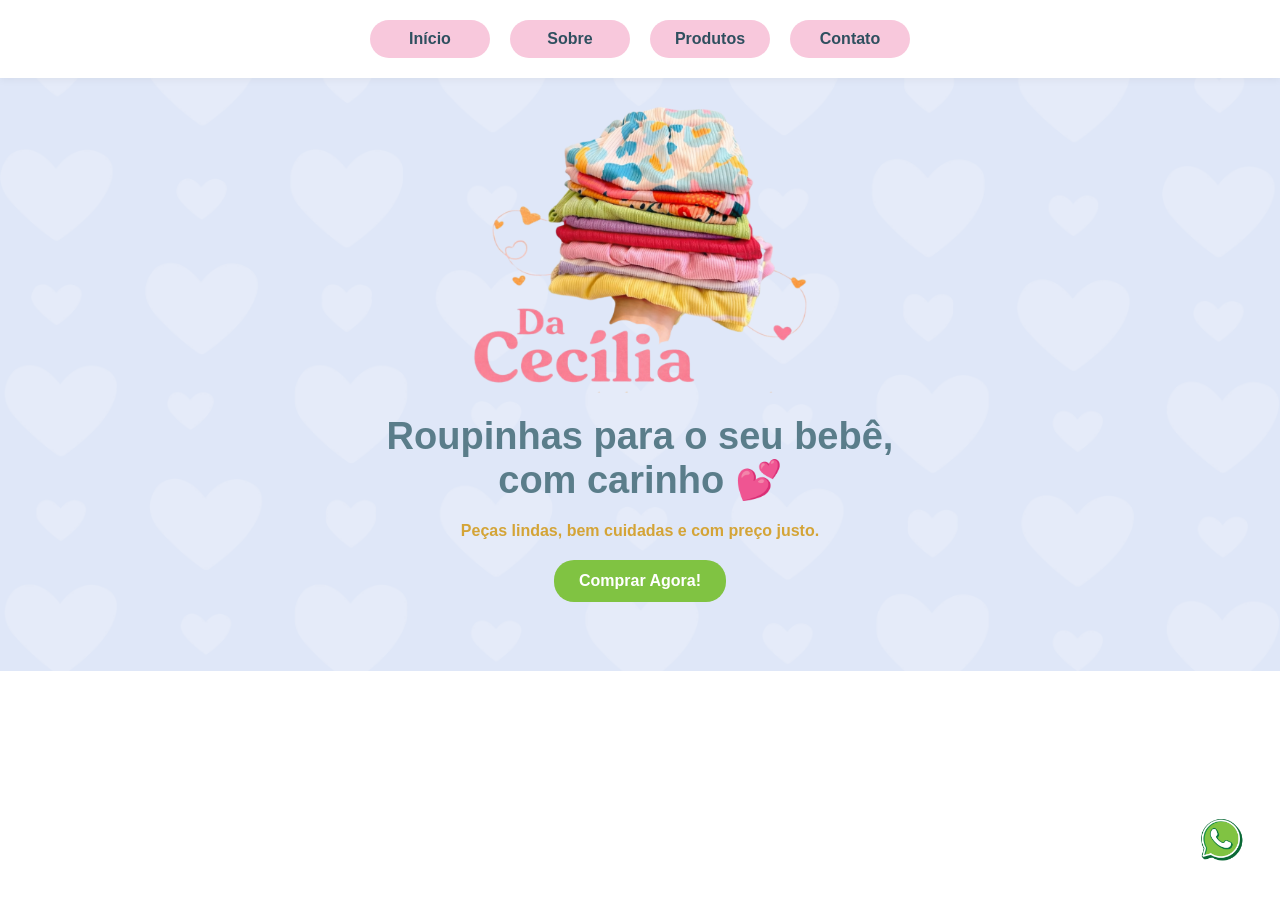
<file: index.html>
<!DOCTYPE html>
<html lang="pt-br">
<head>
    <meta charset="UTF-8">
    <meta name="viewport" content="width=device-width, initial-scale=1.0">
    <title>Desapego da Cecília</title>

    <link rel="stylesheet" href="css/style.css">
</head>
<body>

    <!-- HEADER -->
    <header>
        <nav>
            <a href="index.html">Início</a>
            <a href="sobre.html">Sobre</a>
            <a href="produtos.html">Produtos</a>
            <a href="contato.html">Contato</a>
        </nav>
    </header>

    <!-- HERO -->
    <section class="hero">
        <img src="imagens/LOGO_DA_CECÍLIA - Copia.png" alt="Logo Cecília" class="hero-img">
        <h1>Roupinhas para o seu bebê,<br>com carinho 💕</h1>
        <p>Peças lindas, bem cuidadas e com preço justo.</p>
        <a href="produtos.html" class="btn">Comprar Agora!</a>
    </section>

    <!-- WHATSAPP -->
    <a href="https://wa.me/5512996030812" class="whatsapp" target="_blank">
        <img src="imagens/whatsapp.png" alt="WhatsApp">
    </a>

</body>
</html>
</file>
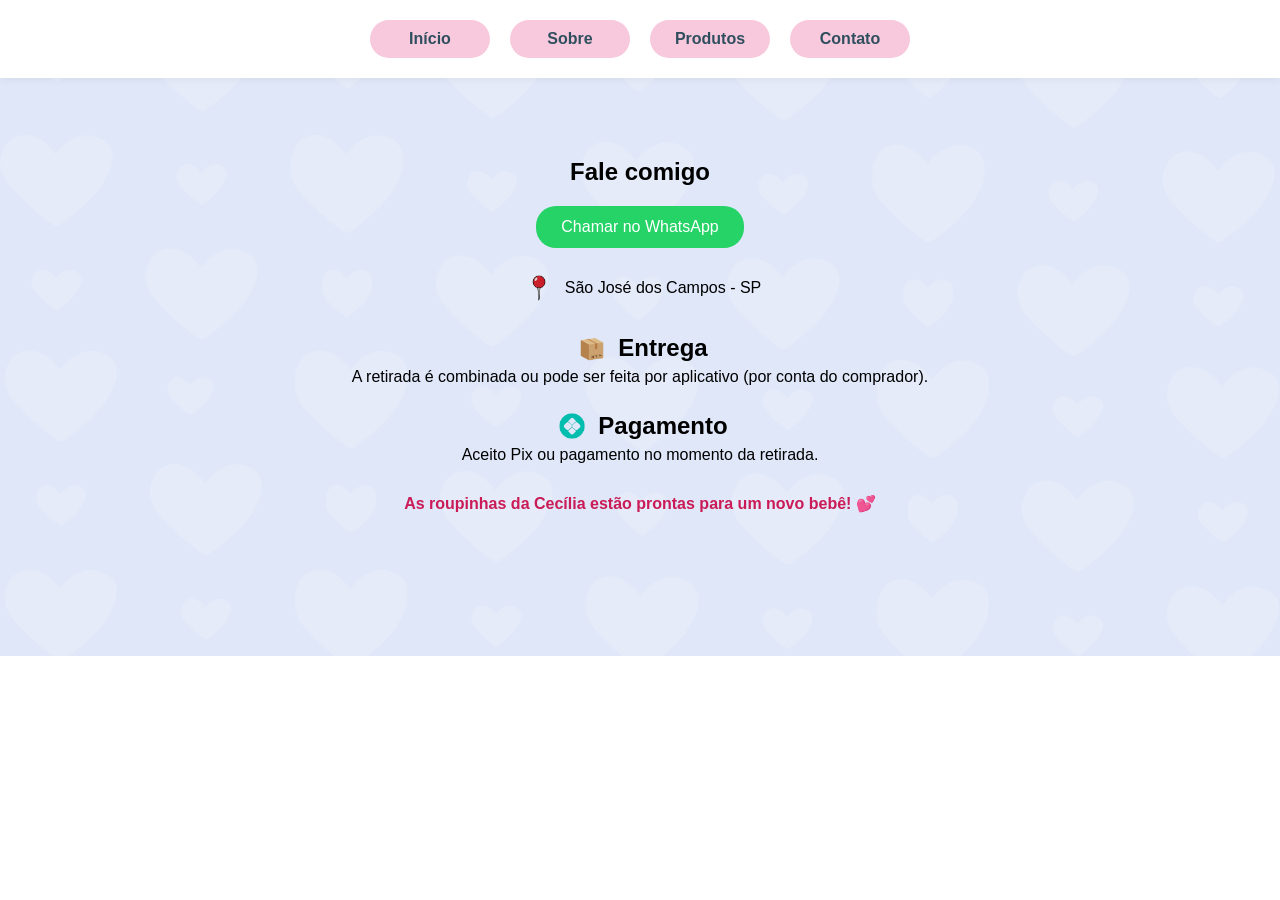
<file: contato.html>
<!DOCTYPE html>
<html lang="pt-br">
<head>
  <meta charset="UTF-8">
  <meta name="viewport" content="width=device-width, initial-scale=1.0">
  <title>Contato - Desapego da Cecília</title>

  <link rel="stylesheet" href="css/style.css">
</head>

<body>

  <!-- HEADER -->
    <header>
        <nav>
            <a href="index.html">Início</a>
            <a href="sobre.html">Sobre</a>
            <a href="produtos.html">Produtos</a>
            <a href="contato.html">Contato</a>
        </nav>
    </header>

  <!-- CONTEÚDO -->
  <section class="contato">

    <h1>Fale comigo </h1>

    <a href="https://wa.me/5512996030812" class="btn-whatsapp" target="_blank">
      Chamar no WhatsApp
    </a>

    <p class="linha"> 
        <img src="imagens/localizacao.png" class="icone">
        São José dos Campos - SP
    </p>

    <h2 class="linha">
        <img src="imagens/entrega.png" class="icone"> 
        Entrega
    </h2>
    <p>A retirada é combinada ou pode ser feita por aplicativo (por conta do comprador).</p>

    <h2 class="linha">
        <img src="imagens/pagamento.png" class="icone"> 
        Pagamento
    </h2>
    <p>Aceito Pix ou pagamento no momento da retirada.</p>

    <p class="final">
        As roupinhas da Cecília estão prontas para um novo bebê! 💕
    </p>

  </section>

</body>
</html>
</file>
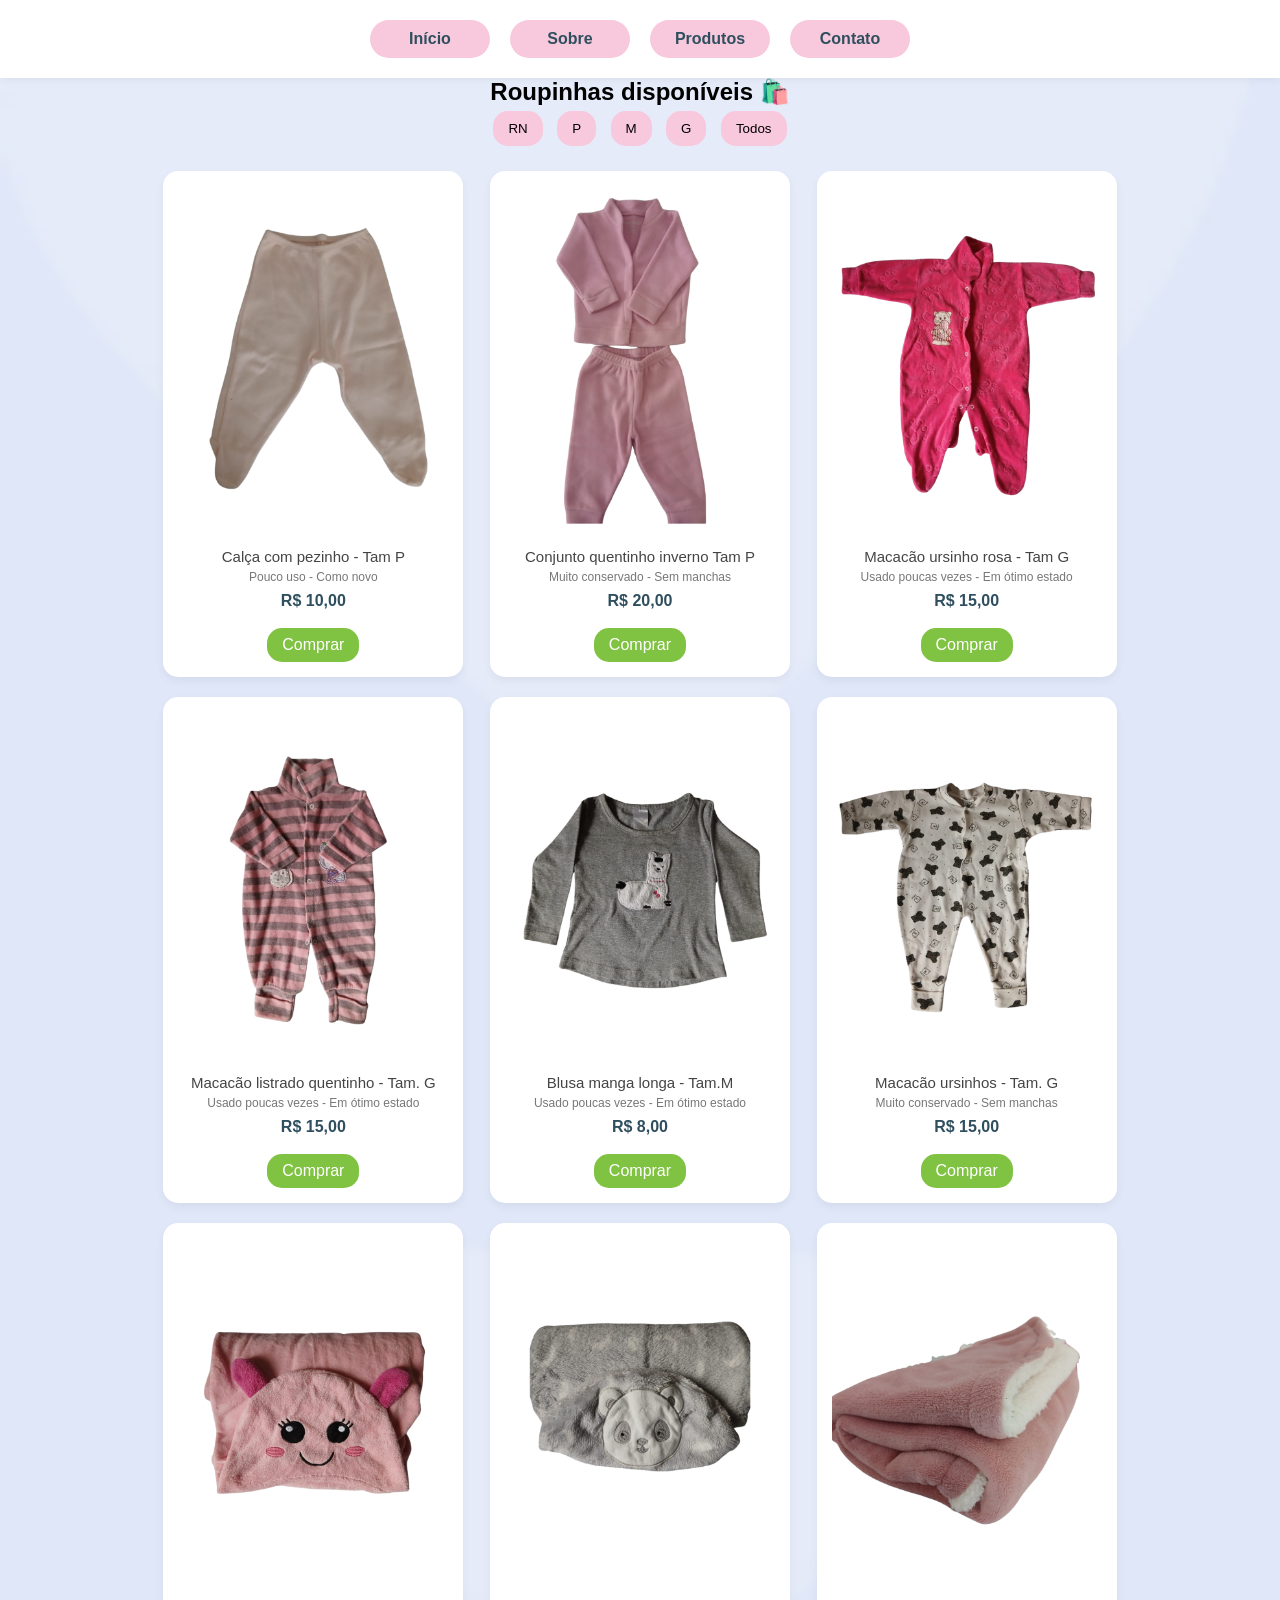
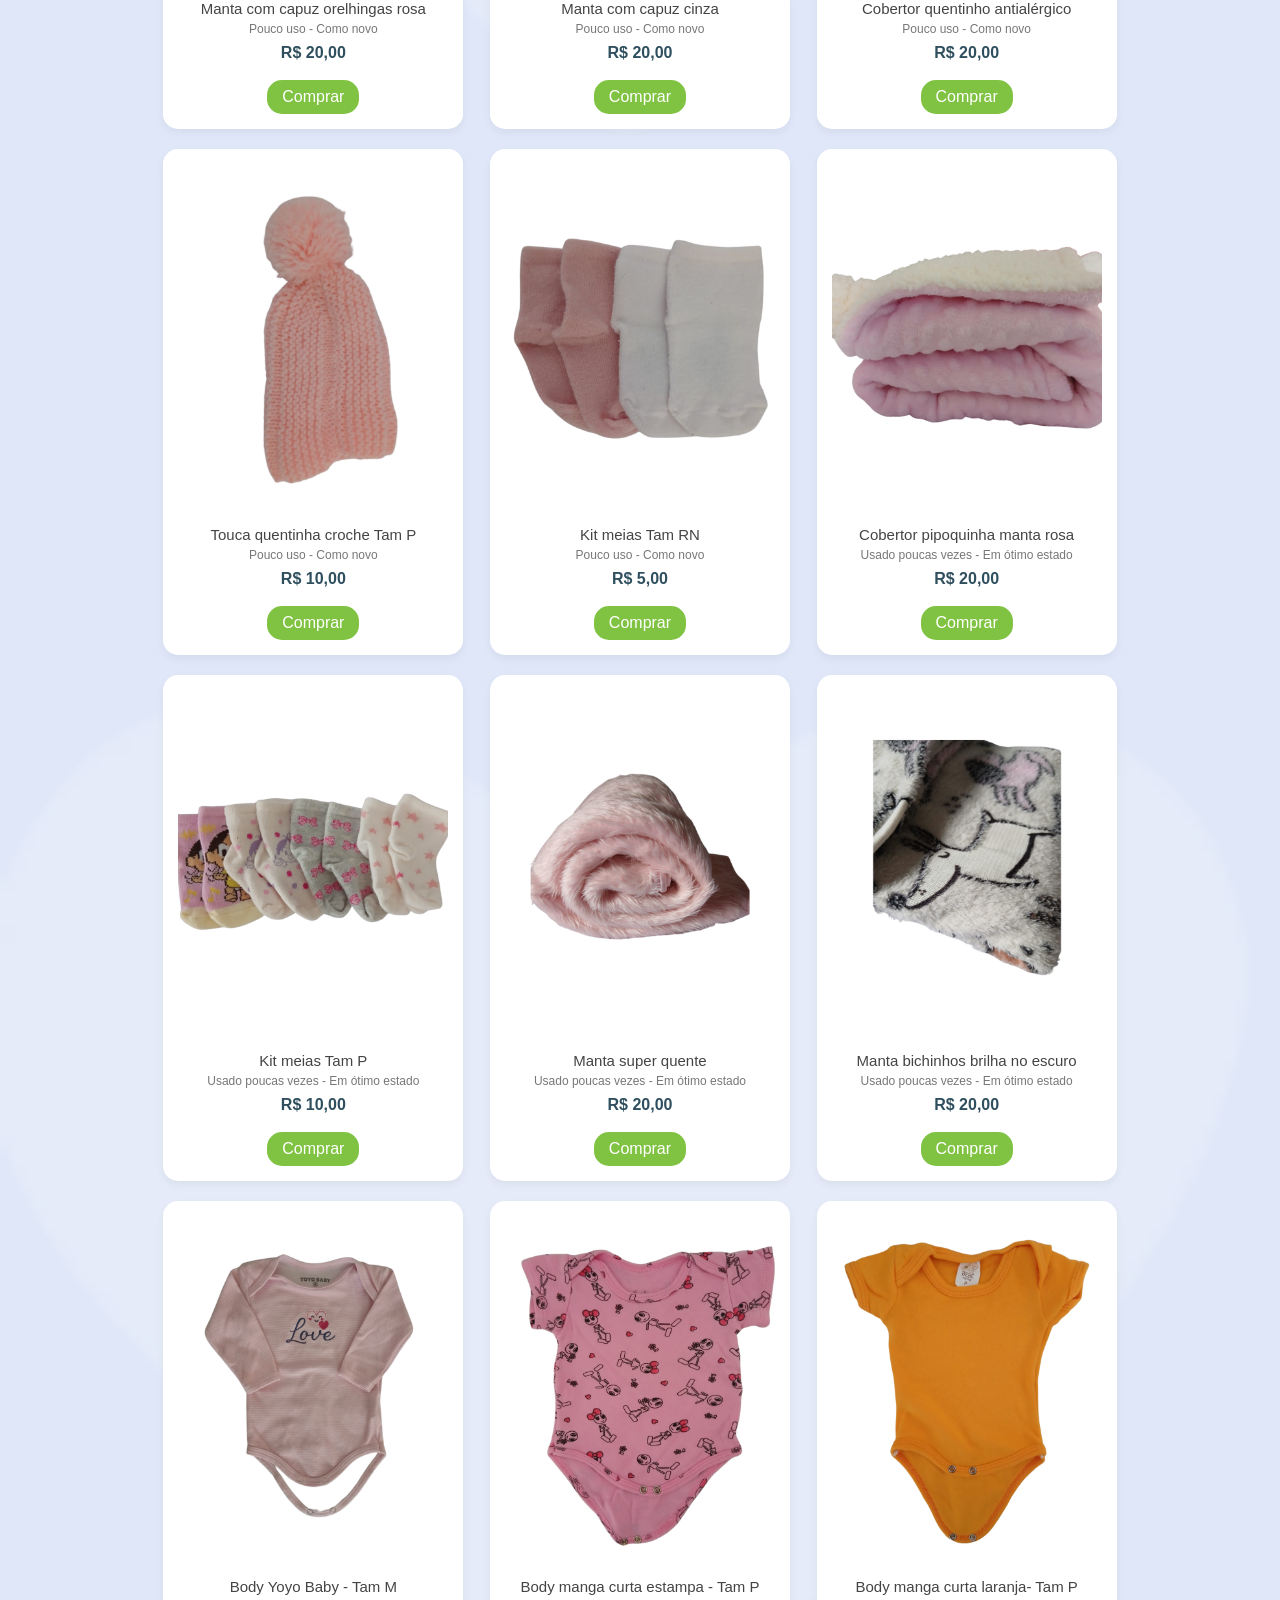
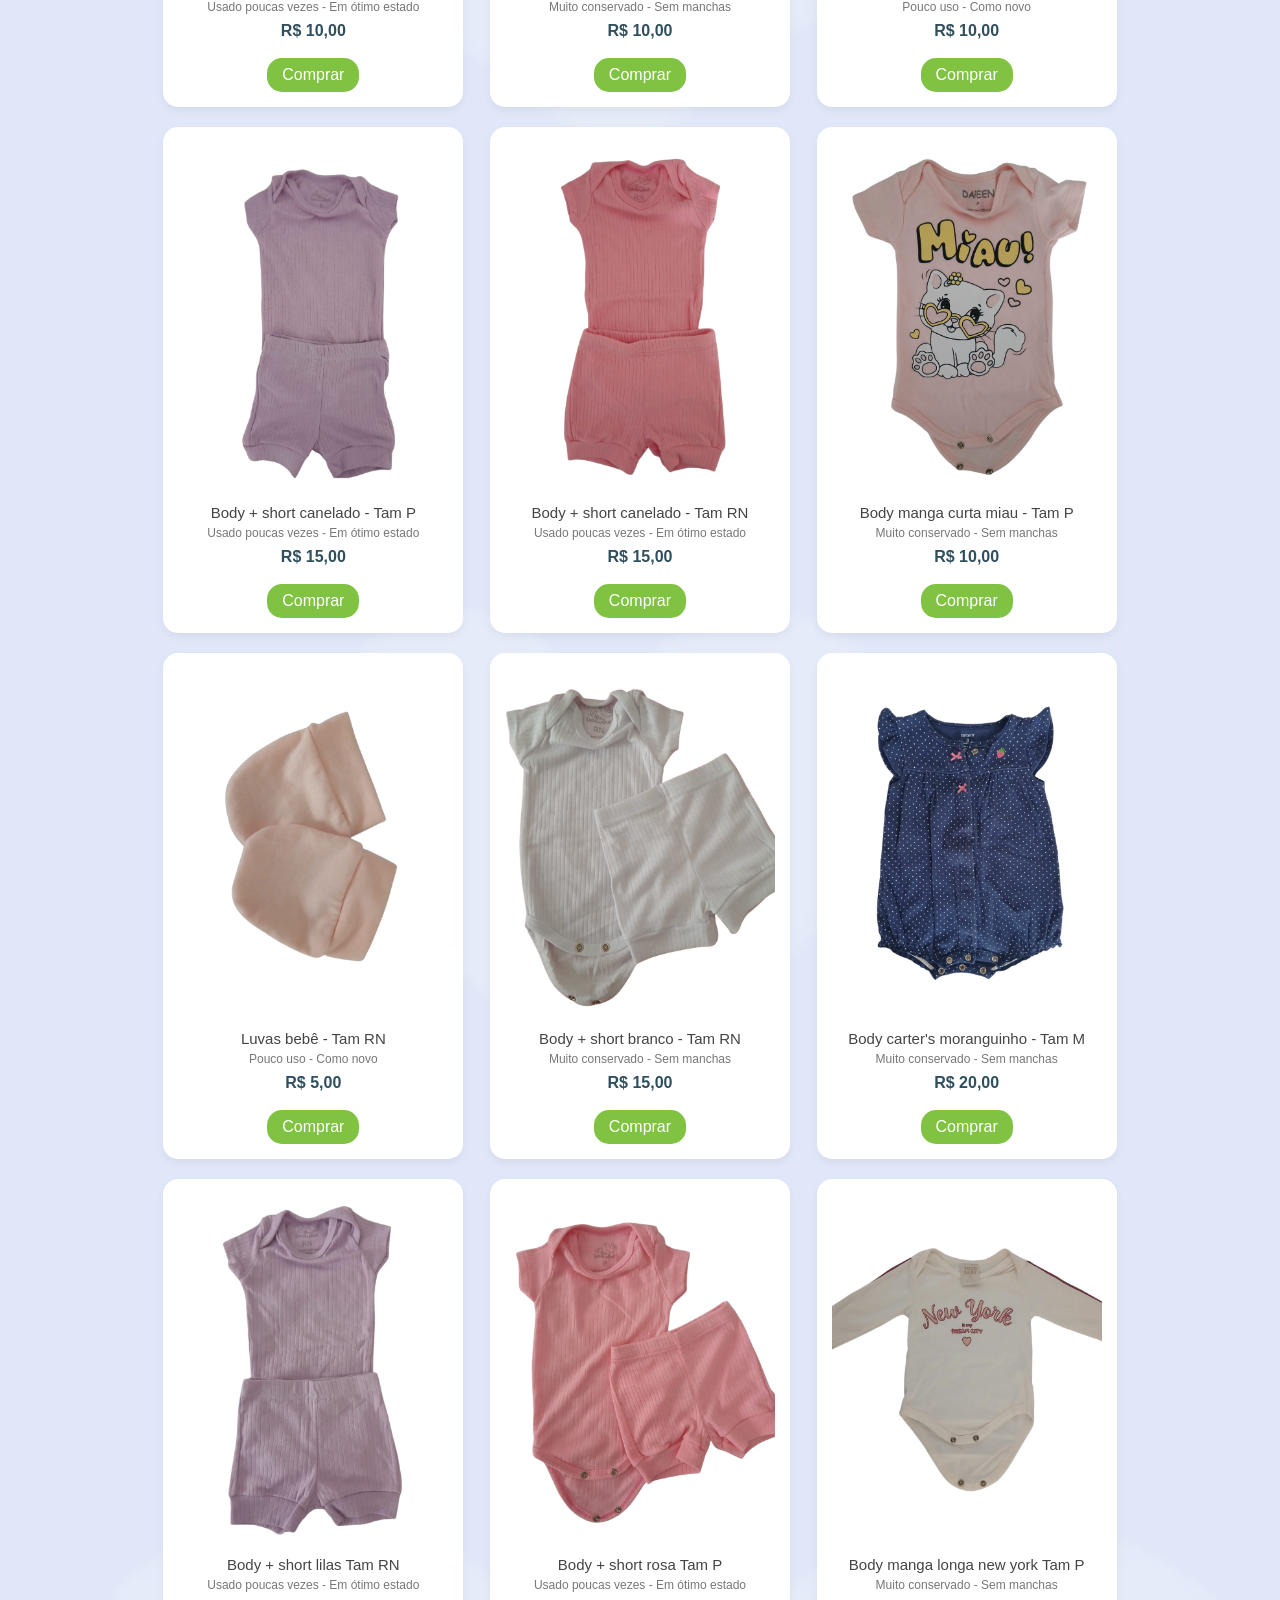
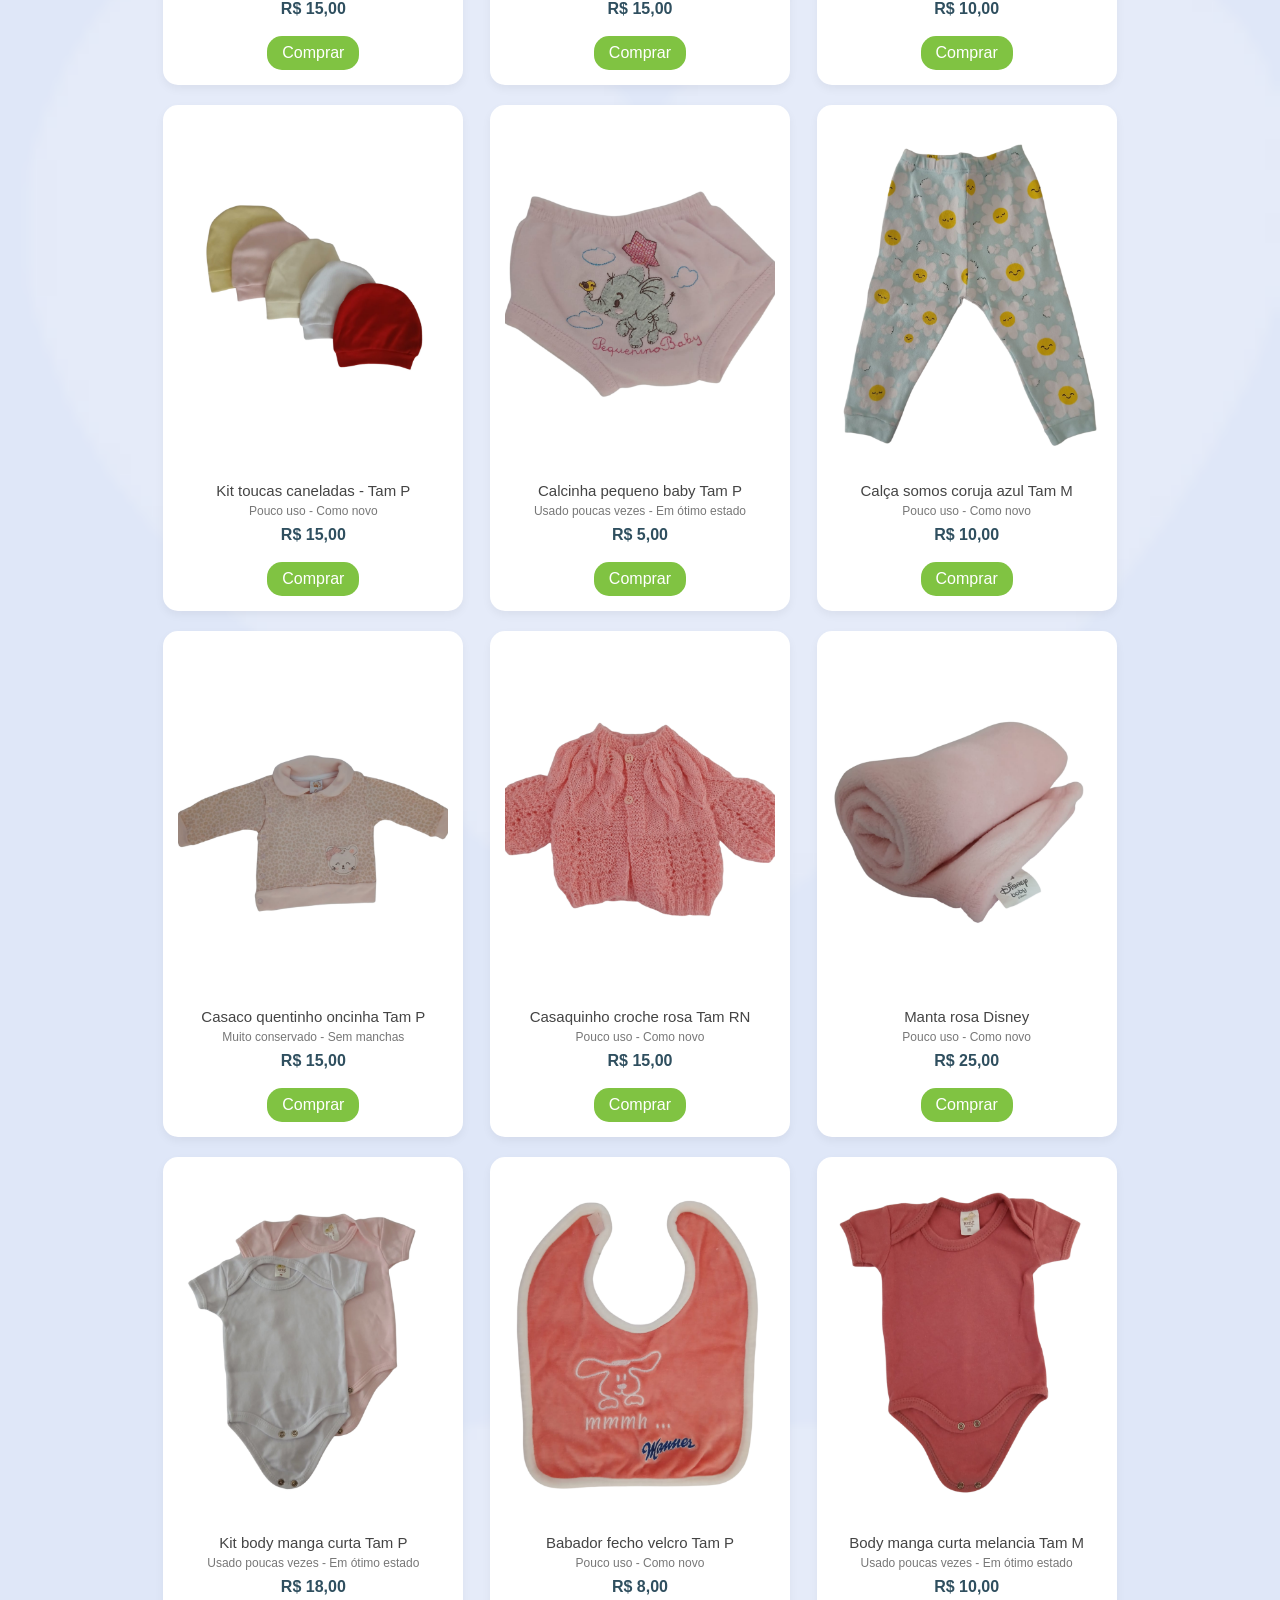
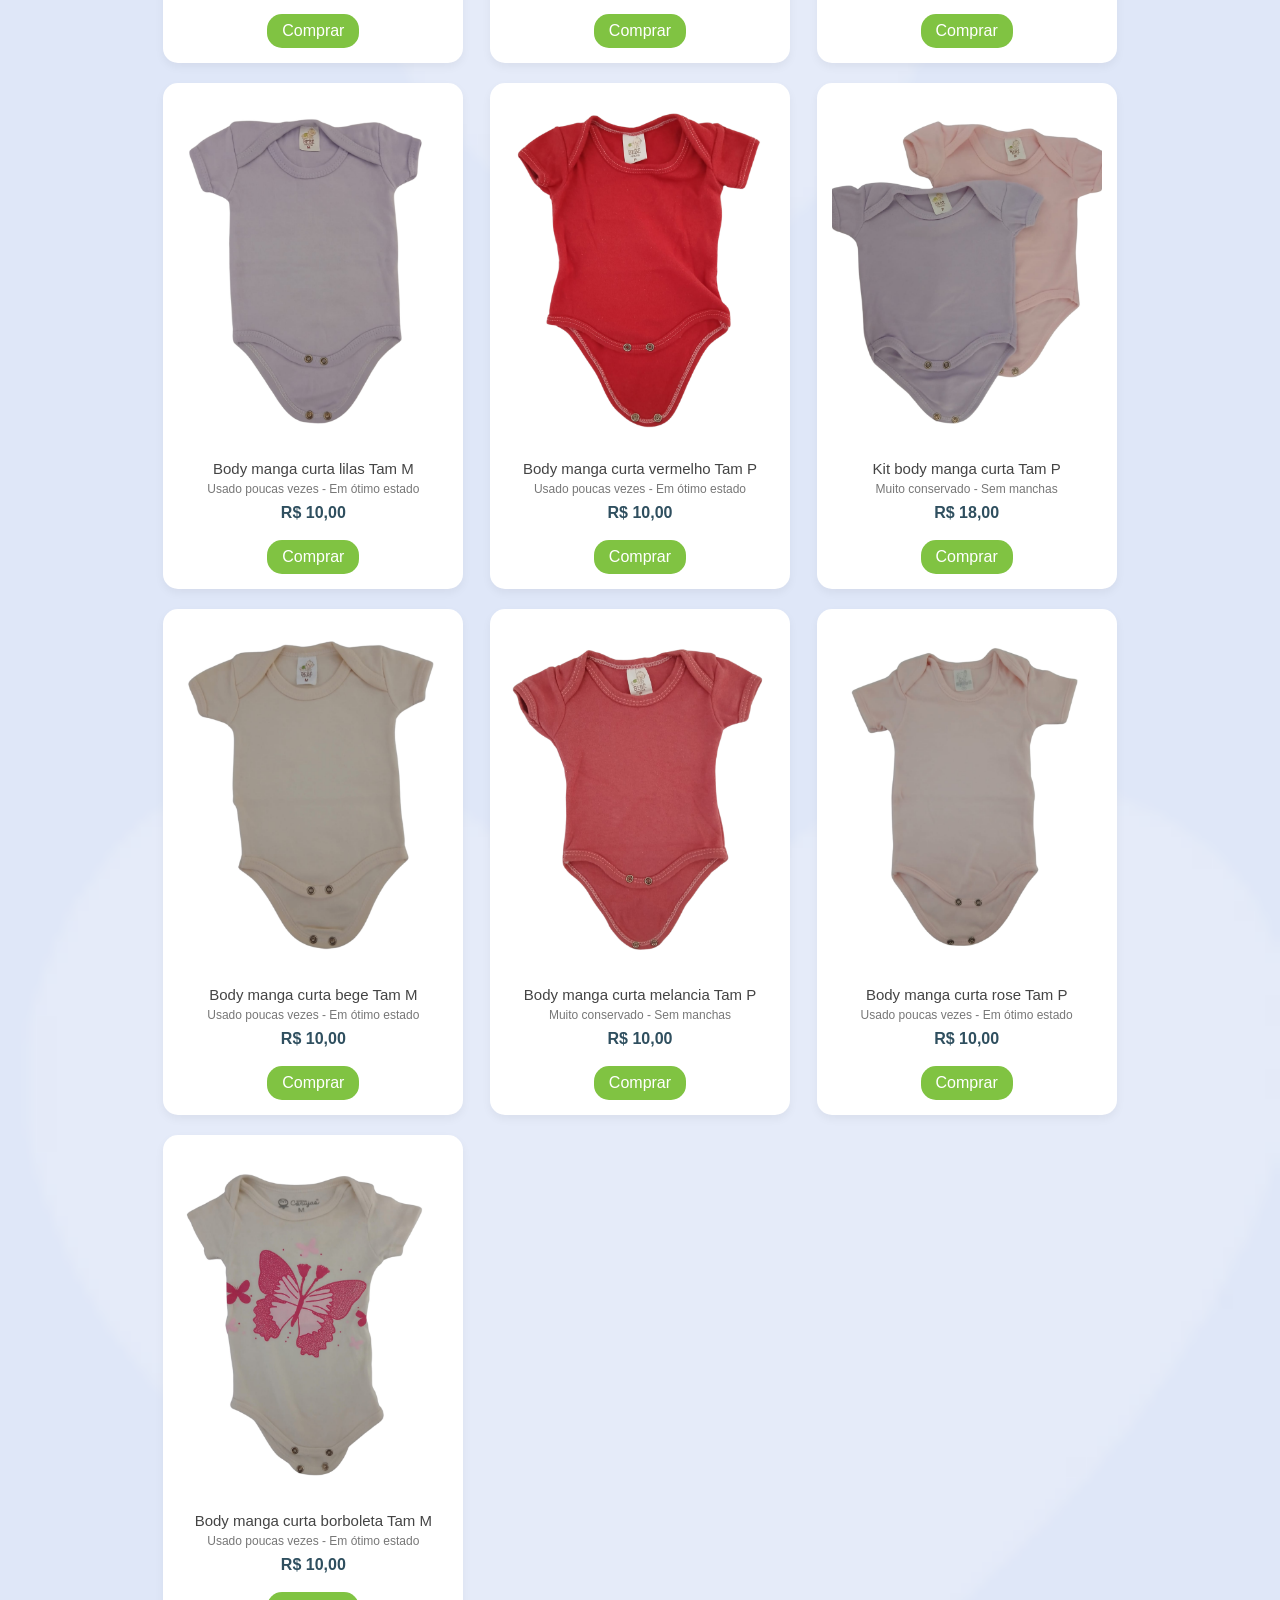
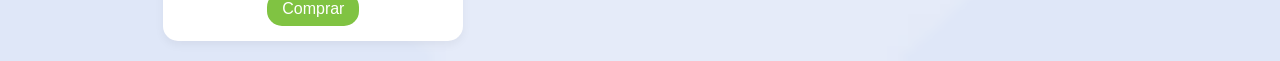
<file: produtos.html>
<!DOCTYPE html>
<html lang="pt-br">
<head>
    <meta charset="UTF-8">
    <meta name="viewport" content="width=device-width, initial-scale=1.0">
    <title>Desapego da Cecília</title>

    <!-- CSS -->
    <link rel="stylesheet" href="css/style.css">
</head>
<body id="topo">

    <!-- HEADER -->
    <header>
        <nav>
            <a href="index.html">Início</a>
            <a href="sobre.html">Sobre</a>
            <a href="produtos.html">Produtos</a>
            <a href="contato.html">Contato</a>
        </nav>
    </header>


    <section class="produtos">

    <h2>Roupinhas disponíveis 🛍️</h2>
    
    <div class="filtros">
        <button onclick="filtrar('RN')">RN</button>
        <button onclick="filtrar('P')">P</button>
        <button onclick="filtrar('M')">M</button>
        <button onclick="filtrar('G')">G</button>        
        <button onclick="filtrar('todos')">Todos</button>
    </div>

    <div class="grid">

        
        <div class="produto" data-tamanho="P">
            <img src="imagens/Calça-com-pezinho-tamanho.P.png">
            <p class="nome">Calça com pezinho - Tam P</p>
            <p class="estado">Pouco uso - Como novo</p>
            <p class="preco">R$ 10,00</p>
            <a href="https://wa.me/5512996030812">Comprar</a>
        </div>

        <div class="produto" data-tamanho="P">
            <img src="imagens/conjunto-quentinha-inverno-lilas-tamanho.P.png">
            <p class="nome">Conjunto quentinho inverno Tam P</p>
            <p class="estado">Muito conservado - Sem manchas</p>
            <p class="preco">R$ 20,00</p>
            <a href="https://wa.me/5512996030812">Comprar</a>
        </div>

        <div class="produto" data-tamanho="G">
            <img src="imagens/macacao-ursinho-rosa-tamanho.G.png">
            <p class="nome">Macacão ursinho rosa - Tam G</p>
            <p class="estado">Usado poucas vezes - Em ótimo estado</p>
            <p class="preco">R$ 15,00</p>
            <a href="https://wa.me/5512996030812">Comprar</a>
        </div>

        <div class="produto" data-tamanho="G">
            <img src="imagens/macacao-listrado-quentinho-tamanho.G.png">
            <p class="nome">Macacão listrado quentinho - Tam. G</p>
            <p class="estado">Usado poucas vezes - Em ótimo estado</p>
            <p class="preco">R$ 15,00</p>
            <a href="https://wa.me/5512996030812">Comprar</a>
        </div>

        <div class="produto" data-tamanho="">
            <img src="imagens/blusa-manga-longa-cinza-tamanho.M.png">
            <p class="nome">Blusa manga longa - Tam.M</p>
            <p class="estado">Usado poucas vezes - Em ótimo estado</p>
            <p class="preco">R$ 8,00</p>
            <a href="https://wa.me/5512996030812">Comprar</a>
        </div>

        <div class="produto" data-tamanho="G">
            <img src="imagens/macacao-ursinhos-tamanho.G.png">
            <p class="nome">Macacão ursinhos - Tam. G</p>
            <p class="estado">Muito conservado - Sem manchas</p>
            <p class="preco">R$ 15,00</p>
            <a href="https://wa.me/5512996030812">Comprar</a>
        </div>

        <div class="produto" data-tamanho="">
            <img src="imagens/manta-capuz-orelhinhas.png">
            <p class="nome">Manta com capuz orelhingas rosa</p>
            <p class="estado">Pouco uso - Como novo</p>
            <p class="preco">R$ 20,00</p>
            <a href="https://wa.me/5512996030812">Comprar</a>
        </div>

        <div class="produto" data-tamanho="">
            <img src="imagens/manta-capuz.png">
            <p class="nome">Manta com capuz cinza</p>
            <p class="estado">Pouco uso - Como novo</p>
            <p class="preco">R$ 20,00</p>
            <a href="https://wa.me/5512996030812">Comprar</a>
        </div>

        <div class="produto" data-tamanho="">
            <img src="imagens/cobertor-quentinho-antialergico.png">
            <p class="nome">Cobertor quentinho antialérgico</p>
            <p class="estado">Pouco uso - Como novo</p>
            <p class="preco">R$ 20,00</p>
            <a href="https://wa.me/5512996030812">Comprar</a>
        </div>
        
        <div class="produto" data-tamanho="P">
            <img src="imagens/touca-croche-quentinha-tamanho.P.png">
            <p class="nome">Touca quentinha croche Tam P</p>
            <p class="estado">Pouco uso - Como novo</p>
            <p class="preco">R$ 10,00</p>
            <a href="https://wa.me/5512996030812">Comprar</a>
        </div>
        
        <div class="produto" data-tamanho="RN">
            <img src="imagens/kit-meias-tamanho.RN.png">
            <p class="nome">Kit meias Tam RN</p>
            <p class="estado">Pouco uso - Como novo</p>
            <p class="preco">R$ 5,00</p>
            <a href="https://wa.me/5512996030812">Comprar</a>
        </div>

        <div class="produto" data-tamanho="">
            <img src="imagens/cobertor-pipoquinha-manta-bebe-rosa.png">
            <p class="nome">Cobertor pipoquinha manta rosa</p>
            <p class="estado">Usado poucas vezes - Em ótimo estado</p>
            <p class="preco">R$ 20,00</p>
            <a href="https://wa.me/5512996030812">Comprar</a>
        </div>

        <div class="produto" data-tamanho="P">
            <img src="imagens/kit-meias-tamanho.P.png">
            <p class="nome">Kit meias Tam P</p>
            <p class="estado">Usado poucas vezes - Em ótimo estado</p>
            <p class="preco">R$ 10,00</p>
            <a href="https://wa.me/5512996030812">Comprar</a>
        </div>

        <div class="produto" data-tamanho="">
            <img src="imagens/manta-super-.png">
            <p class="nome">Manta super quente</p>
            <p class="estado">Usado poucas vezes - Em ótimo estado</p>
            <p class="preco">R$ 20,00</p>
            <a href="https://wa.me/5512996030812">Comprar</a>
        </div>

        <div class="produto" data-tamanho="">
            <img src="imagens/manta-acende-no -escuro.png">
            <p class="nome">Manta bichinhos brilha no escuro</p>
            <p class="estado">Usado poucas vezes - Em ótimo estado</p>
            <p class="preco">R$ 20,00</p>
            <a href="https://wa.me/5512996030812">Comprar</a>
        </div>

        <div class="produto" data-tamanho="M">
            <img src="imagens/body-yoyo-baby-tamanho.M.png">
            <p class="nome">Body Yoyo Baby - Tam M</p>
            <p class="estado">Usado poucas vezes - Em ótimo estado</p>
            <p class="preco">R$ 10,00</p>
            <a href="https://wa.me/5512996030812">Comprar</a>
        </div>

        <div class="produto" data-tamanho="P">
            <img src="imagens/body-manga-curta-estampa-tam.P.png">
            <p class="nome">Body manga curta estampa - Tam P</p>
            <p class="estado">Muito conservado - Sem manchas</p>
            <p class="preco">R$ 10,00</p>
            <a href="https://wa.me/5512996030812">Comprar</a>

        </div>

        <div class="produto" data-tamanho="P">
            <img src="imagens/body-manga-curta-laranja-tam.P.png">
            <p class="nome">Body manga curta laranja- Tam P</p>
            <p class="estado">Pouco uso - Como novo</p>
            <p class="preco">R$ 10,00</p>
            <a href="https://wa.me/5512996030812">Comprar</a>
        </div>
        
        <div class="produto" data-tamanho="P">
            <img src="imagens/body-manga-curta-short-lilas-tam.P.png">
            <p class="nome">Body + short canelado - Tam P</p>
            <p class="estado">Usado poucas vezes - Em ótimo estado</p>
            <p class="preco">R$ 15,00</p>
            <a href="https://wa.me/5512996030812">Comprar</a>
        </div>
        
        <div class="produto" data-tamanho="RN">
            <img src="imagens/body-manga-curta-short-rosa-tam.RN.png">
            <p class="nome">Body + short canelado -  Tam RN</p>
            <p class="estado">Usado poucas vezes - Em ótimo estado</p>
            <p class="preco">R$ 15,00</p>
            <a href="https://wa.me/5512996030812">Comprar</a>
        </div>

        <div class="produto" data-tamanho="P">
            <img src="imagens/body-manga-curta-miau-tam.P.png">
            <p class="nome">Body manga curta miau - Tam P</p>
            <p class="estado">Muito conservado - Sem manchas</p>
            <p class="preco">R$ 10,00</p>
            <a href="https://wa.me/5512996030812">Comprar</a>
        </div>

        <div class="produto" data-tamanho="RN">
            <img src="imagens/luvas-tamanho.RN.png">
            <p class="nome">Luvas bebê - Tam RN</p>
            <p class="estado">Pouco uso - Como novo</p>
            <p class="preco">R$ 5,00</p>
            <a href="https://wa.me/5512996030812">Comprar</a>
        </div>

        <div class="produto" data-tamanho="RN">
            <img src="imagens/body-short-canelado-branco-tamanho.RN.png">
            <p class="nome">Body + short branco - Tam RN</p>
            <p class="estado">Muito conservado - Sem manchas</p>
            <p class="preco">R$ 15,00</p>
            <a href="https://wa.me/5512996030812">Comprar</a>
        </div>

        <div class="produto" data-tamanho="M">
            <img src="imagens/body-carters-tam.M.png">
            <p class="nome">Body carter's moranguinho - Tam M</p>
            <p class="estado">Muito conservado - Sem manchas</p>
            <p class="preco">R$ 20,00</p>
            <a href="https://wa.me/5512996030812">Comprar</a>
        </div>

        <div class="produto" data-tamanho="RN">
            <img src="imagens/body-short-canelado-lilas-tamanho.RN.png">
            <p class="nome">Body + short lilas Tam RN</p>
            <p class="estado">Usado poucas vezes - Em ótimo estado</p>
            <p class="preco">R$ 15,00</p>
            <a href="https://wa.me/5512996030812">Comprar</a>
        </div>

        <div class="produto" data-tamanho="P">
            <img src="imagens/body-short-canelado-rosa-tamanho.P.png">
            <p class="nome">Body + short rosa Tam P</p>
            <p class="estado">Usado poucas vezes - Em ótimo estado</p>
            <p class="preco">R$ 15,00</p>
            <a href="https://wa.me/5512996030812">Comprar</a>
        </div>

        <div class="produto" data-tamanho="P">
            <img src="imagens/body-manga-longa-new-york-tamanho.P.png">
            <p class="nome">Body manga longa new york Tam P</p>
            <p class="estado">Muito conservado - Sem manchas</p>
            <p class="preco">R$ 10,00</p>
            <a href="https://wa.me/5512996030812">Comprar</a>
        </div>

        <div class="produto" data-tamanho="P">
            <img src="imagens/kit-toucas-tamanho.P.png">
            <p class="nome">Kit toucas caneladas - Tam P</p>
            <p class="estado">Pouco uso - Como novo</p>
            <p class="preco">R$ 15,00</p>
            <a href="https://wa.me/5512996030812">Comprar</a>
        </div>

        <div class="produto" data-tamanho="P">
            <img src="imagens/calcinha-pequeno-baby-tamanho.P.png">
            <p class="nome">Calcinha pequeno baby Tam P</p>
            <p class="estado">Usado poucas vezes - Em ótimo estado</p>
            <p class="preco">R$ 5,00</p>
            <a href="https://wa.me/5512996030812">Comprar</a>
        </div>

        <div class="produto" data-tamanho="M">
            <img src="imagens/calca-somos-coruja-azul-tamanho.M.png">
            <p class="nome">Calça somos coruja azul Tam M</p>
            <p class="estado">Pouco uso - Como novo</p>
            <p class="preco">R$ 10,00</p>
            <a href="https://wa.me/5512996030812">Comprar</a>
        </div>

        <div class="produto" data-tamanho="P">
            <img src="imagens/casaco-oncinha-tamanho.P.png">
            <p class="nome">Casaco quentinho oncinha Tam P </p>
            <p class="estado">Muito conservado - Sem manchas</p>
            <p class="preco">R$ 15,00</p>
            <a href="https://wa.me/5512996030812">Comprar</a>
        </div>

        <div class="produto" data-tamanho="RN">
            <img src="imagens/casaquinho-croche-tamanho.RN.png">
            <p class="nome">Casaquinho croche rosa Tam RN</p>
            <p class="estado">Pouco uso - Como novo</p>
            <p class="preco">R$ 15,00</p>
            <a href="https://wa.me/5512996030812">Comprar</a>
        </div>

        <div class="produto" data-tamanho="">
            <img src="imagens/manta-disney-rosa.png">
            <p class="nome">Manta rosa Disney</p>
            <p class="estado">Pouco uso - Como novo</p>
            <p class="preco">R$ 25,00</p>
            <a href="https://wa.me/5512996030812">Comprar</a>
        </div>

        <div class="produto" data-tamanho="P">
            <img src="imagens/kit-body-manga-curta-tamanho.P.png">
            <p class="nome">Kit body manga curta Tam P</p>
            <p class="estado">Usado poucas vezes - Em ótimo estado</p>
            <p class="preco">R$ 18,00</p>
            <a href="https://wa.me/5512996030812">Comprar</a>
        </div>

        <div class="produto" data-tamanho="P">
            <img src="imagens/babador-fecho-velcro.png">
            <p class="nome">Babador fecho velcro Tam P</p>
            <p class="estado">Pouco uso - Como novo</p>
            <p class="preco">R$ 8,00</p>
            <a href="https://wa.me/5512996030812">Comprar</a>
        </div>

        <div class="produto" data-tamanho="M">
            <img src="imagens/body-manga-curta-melancia-tamanho.M.png">
            <p class="nome">Body manga curta melancia Tam M</p>
            <p class="estado">Usado poucas vezes - Em ótimo estado</p>
            <p class="preco">R$ 10,00</p>
            <a href="https://wa.me/5512996030812">Comprar</a>
        </div>

        <div class="produto" data-tamanho="M">
            <img src="imagens/body-manga-curta-lilas-tamanho.M.png">
            <p class="nome">Body manga curta lilas Tam M</p>
            <p class="estado">Usado poucas vezes - Em ótimo estado</p>
            <p class="preco">R$ 10,00</p>
           <a href="https://wa.me/5512996030812">Comprar</a>
        </div>

        <div class="produto" data-tamanho="P">
            <img src="imagens/body-manga-curta-vermelho-tamanho.P.png">
            <p class="nome">Body manga curta vermelho Tam P</p>
            <p class="estado">Usado poucas vezes - Em ótimo estado</p>
            <p class="preco">R$ 10,00</p>
            <a href="https://wa.me/5512996030812">Comprar</a>
        </div>

        <div class="produto" data-tamanho="P">
            <img src="imagens/kit-body-mc-tamanho.P.png">
            <p class="nome">Kit body manga curta Tam P</p>
            <p class="estado">Muito conservado - Sem manchas</p>
            <p class="preco">R$ 18,00</p>
            <a href="https://wa.me/5512996030812">Comprar</a>
        </div>

        <div class="produto" data-tamanho="M">
            <img src="imagens/body-manga-curta-bege-tamanho.M.png">
            <p class="nome">Body manga curta bege Tam M</p>
            <p class="estado">Usado poucas vezes - Em ótimo estado</p>
            <p class="preco">R$ 10,00</p>
            <a href="https://wa.me/5512996030812">Comprar</a>
        </div>

        <div class="produto" data-tamanho="P">
            <img src="imagens/body-manga-curta-melancia-tamanho.P.png">
            <p class="nome">Body manga curta melancia Tam P</p>
            <p class="estado">Muito conservado - Sem manchas</p>
            <p class="preco">R$ 10,00</p>
            <a href="https://wa.me/5512996030812">Comprar</a>
        </div>

        <div class="produto" data-tamanho="P">
            <img src="imagens/body-manga-curta-rose-tamanho.P.png">
            <p class="nome">Body manga curta rose Tam P</p>
            <p class="estado">Usado poucas vezes - Em ótimo estado</p>
            <p class="preco">R$ 10,00</p>
            <a href="https://wa.me/5512996030812">Comprar</a>
        </div>

        <div class="produto" data-tamanho="M">
            <img src="imagens/body-manga-curta-borboleta-tamanho.M.png">
            <p class="nome">Body manga curta borboleta Tam M</p>
            <p class="estado">Usado poucas vezes - Em ótimo estado</p>
            <p class="preco">R$ 10,00</p>
            <a href="https://wa.me/5512996030812">Comprar</a>
        </div>

    </div>
    <script src="javascript/script.js"></script>     
</body>
</html>
</file>
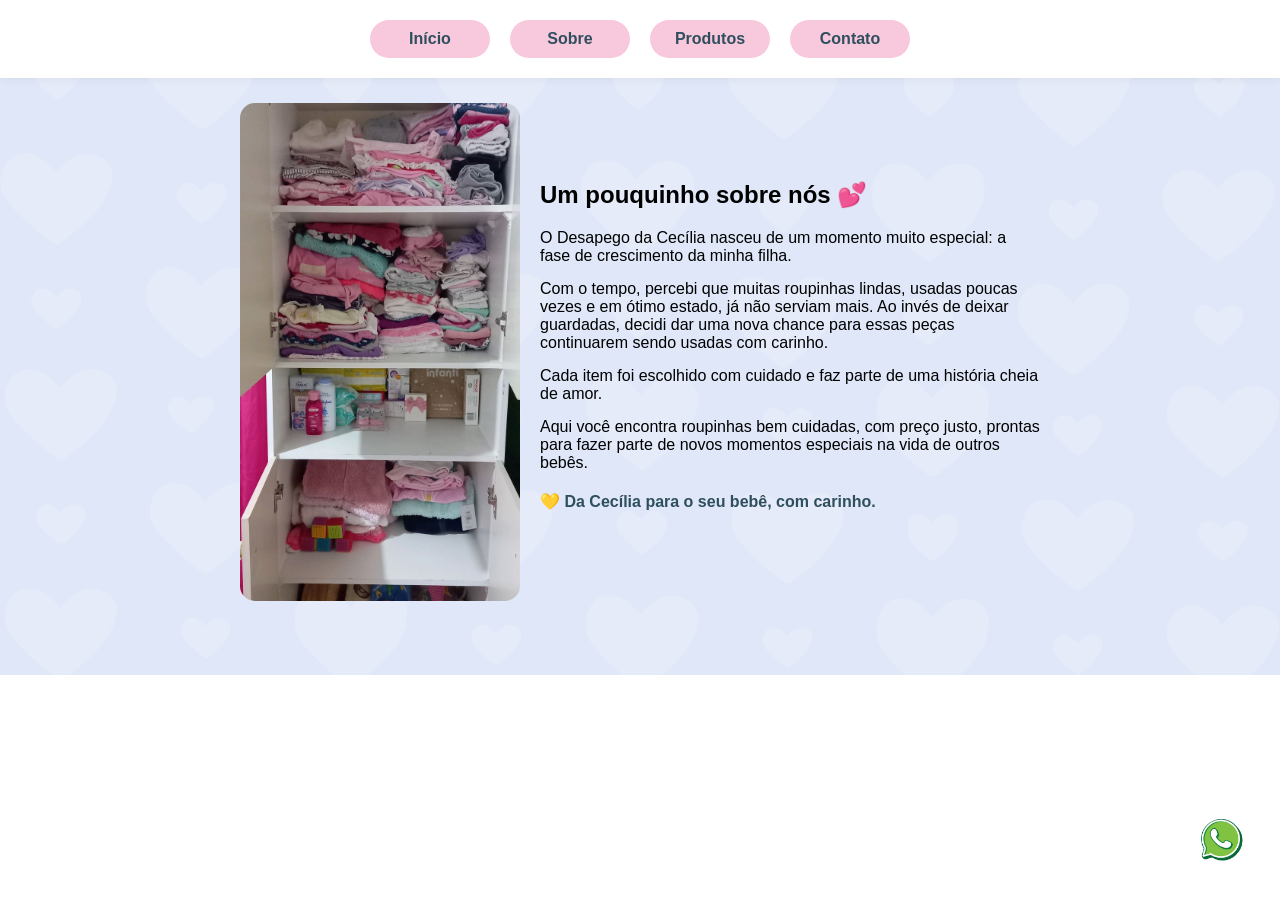
<file: sobre.html>
<!DOCTYPE html>
<html lang="pt-br">
<head>
    <meta charset="UTF-8">
    <meta name="viewport" content="width=device-width, initial-scale=1.0">
    <title>Sobre - Desapego da Cecília</title>

    <link rel="stylesheet" href="css/style.css">
</head>

<body>

    <!-- HEADER -->
    <header>
        <nav>
            <a href="index.html">Início</a>
            <a href="sobre.html">Sobre</a>
            <a href="produtos.html">Produtos</a>
            <a href="contato.html">Contato</a>
        </nav>
    </header>

    <!-- SOBRE -->
    <section class="sobre">

        <!-- IMAGEM -->
        <div class="sobre-imagem">
            <img src="imagens/guarda-roupas-bebe.jpg" alt="Roupinhas da Cecília">
        </div>

        <!-- TEXTO -->
        <div class="sobre-texto">
            <h1>Um pouquinho sobre nós 💕</h1>

            <p>
                O Desapego da Cecília nasceu de um momento muito especial: a fase de crescimento da minha filha.
            </p>

            <p>
                Com o tempo, percebi que muitas roupinhas lindas, usadas poucas vezes e em ótimo estado, já não serviam mais. Ao invés de deixar guardadas, decidi dar uma nova chance para essas peças continuarem sendo usadas com carinho.
            </p>

            <p>
                Cada item foi escolhido com cuidado e faz parte de uma história cheia de amor.
            </p>

            <p>
                Aqui você encontra roupinhas bem cuidadas, com preço justo, prontas para fazer parte de novos momentos especiais na vida de outros bebês.
            </p>

            <p class="frase-final">
                💛 Da Cecília para o seu bebê, com carinho.
            </p>
        </div>

    </section>

    <!-- WHATSAPP FIXO -->
    <a href="https://wa.me/5512996030812" class="whatsapp" target="_blank">
        <img src="imagens/whatsapp.png" alt="WhatsApp">
    </a>

</body>
</html>
</file>
<file: css/style.css>
/* RESET */
* {
  margin: 0;
  padding: 0;
  box-sizing: border-box;
}

/* BODY */
body {
  font-family: Arial, sans-serif;
  background-image: url('../imagens/plano_de_fundo_azul.png');
  background-size: cover; /* cobre a tela toda */
  background-repeat: no-repeat;
  background-position: center;
  text-align: center;
}

/* HEADER */
header {
  position: sticky;
  top: 0;
  background-color: #ffffff; /* branco sólido */
  padding: 20px 0;
  z-index: 1000;
  box-shadow: 0 2px 8px rgba(0,0,0,0.05); /* sombra suave */
}

/* MENU */
nav {
  display: flex;
  justify-content: center;
  gap: 20px;
}

nav a {
  display: inline-block;
  width: 120px; /* 👈 define tamanho igual pra todos */
  text-align: center;
  text-decoration: none;
  background-color: #f8c8dc;
  padding: 10px 0; /* só vertical agora */
  border-radius: 20px;
  color: #2f4f5f;
  font-weight: bold;
  transition: 0.3s;
}

nav a:hover {
  background-color: #f48ca0;
  color: white;
}

/* HERO */
.hero {
  padding: 20px 20px;
}


/* LOGO */
.hero-img {
  width: 350px;
  margin-bottom: 10px;
}

/* TÍTULO */
.hero h1 {
  font-size: 38px;
  color: #5a7d8a;
  margin-bottom: 20px;
}

/* TEXTO */
.hero p {
  color: #d4a437;
  font-weight: bold;
  margin-bottom: 20px;
}

/* BOTÃO */
.btn {
  display: inline-block;
  background-color: #80c342;
  color: white;
  padding: 12px 25px;
  border-radius: 20px;
  text-decoration: none;
  font-weight: bold;
  transition: 0.3s;
}

.btn:hover {
  background-color: #8e9900;
}

/* WHATSAPP */
.whatsapp {
  position: fixed;
  bottom: 20px;
  right: 20px;
}

.whatsapp img {
  width: 75px;
}


/* NOME DO PRODUTO */
.nome {
  font-size: 15px;
  color: #444;
  margin-top: 8px;
}

/* ESTADO */
.estado {
  font-size: 12px;
  color: #777;
  margin: 5px 0;
}

/* PREÇO */
.preco {
  font-size: 16px;
  font-weight: bold;
  color: #2f4f5f;
  margin: 8px 0;
}

/* SCROLL SUAVE */
html {
  scroll-behavior: smooth;
}

.grid {
  display: grid;
  grid-template-columns: repeat(3, 1fr); /* desktop */
  gap: 20px;
  padding: 20px;
  max-width: 1000px; /* 👈 limita largura */
  margin: 0 auto;
}

@media (max-width: 768px) {
  .grid {
    grid-template-columns: repeat(2, 1fr); /* tablet */
  }
}

@media (max-width: 480px) {
  .grid {
    grid-template-columns: 1fr; /* celular */
  }
}

.produto {
  background-color: white;
  padding: 15px;
  border-radius: 15px;
  text-align: center;
  box-shadow: 0 4px 10px rgba(0,0,0,0.05);
  max-width: 300px;
  margin: 0 auto;
}

.produto img {
  width: 100%;
  height: 350px;
  object-fit: cover;
  border-radius: 10px;
}

/* BOTAO COMPRAR*/
.produto a {
  display: inline-block;
  margin-top: 10px;
  background-color: #80c342;
  color: white;
  padding: 8px 15px;
  border-radius: 15px;
  text-decoration: none;
}

.produto:hover {
  transform: scale(1.03);
  transition: 0.3s;
}

/* CONTATO*/

.contato {
  text-align: center;
  padding: 80px 20px;
}

.contato h1 {
  margin-bottom: 20px;
}

.btn-whatsapp {
  display: inline-block;
  background-color: #25d366;
  color: white;
  padding: 12px 25px;
  border-radius: 20px;
  text-decoration: none;
  margin-bottom: 20px;
}

.cidade {
  margin: 15px 0;
  font-weight: bold;
}

.contato h2 {
  margin-top: 20px;
}

h2 {
  display: flex;
  align-items: center;
  justify-content: center;
  gap: 8px;
}

.final {
  margin-top: 30px;
  color: #ca1b56;
  font-weight: bold;
}

.icone {
  width: 40px;
  vertical-align: middle;
  margin-right: 3px;
}

.linha {
  display: flex;
  align-items: center;
  justify-content: center; /* centraliza na tela */
  gap: 3px; /* espaço entre ícone e texto */
}

/* SOBRE */

.sobre {
  display: flex;
  align-items: center;
  justify-content: center;
  gap: 20px;
  padding: 25px 20px;
  flex-wrap: wrap;
}

.sobre-imagem img {
  width: 280px;
  border-radius: 15px;
}

.sobre-texto {
  max-width: 500px;
  text-align: left;
}

.sobre-texto h1 {
  margin-bottom: 20px;
}

.sobre-texto p {
  margin-bottom: 15px;
}

.frase-final {
  margin-top: 20px;
  font-weight: bold;
  color: #2f4f5f;
}

/* BOTÕES TAMANHO*/

.filtros button {
  margin: 5px;
  padding: 10px 15px;
  border-radius: 15px;
  border: none;
  background-color: #f8c8dc;
  cursor: pointer;
}
</file>
